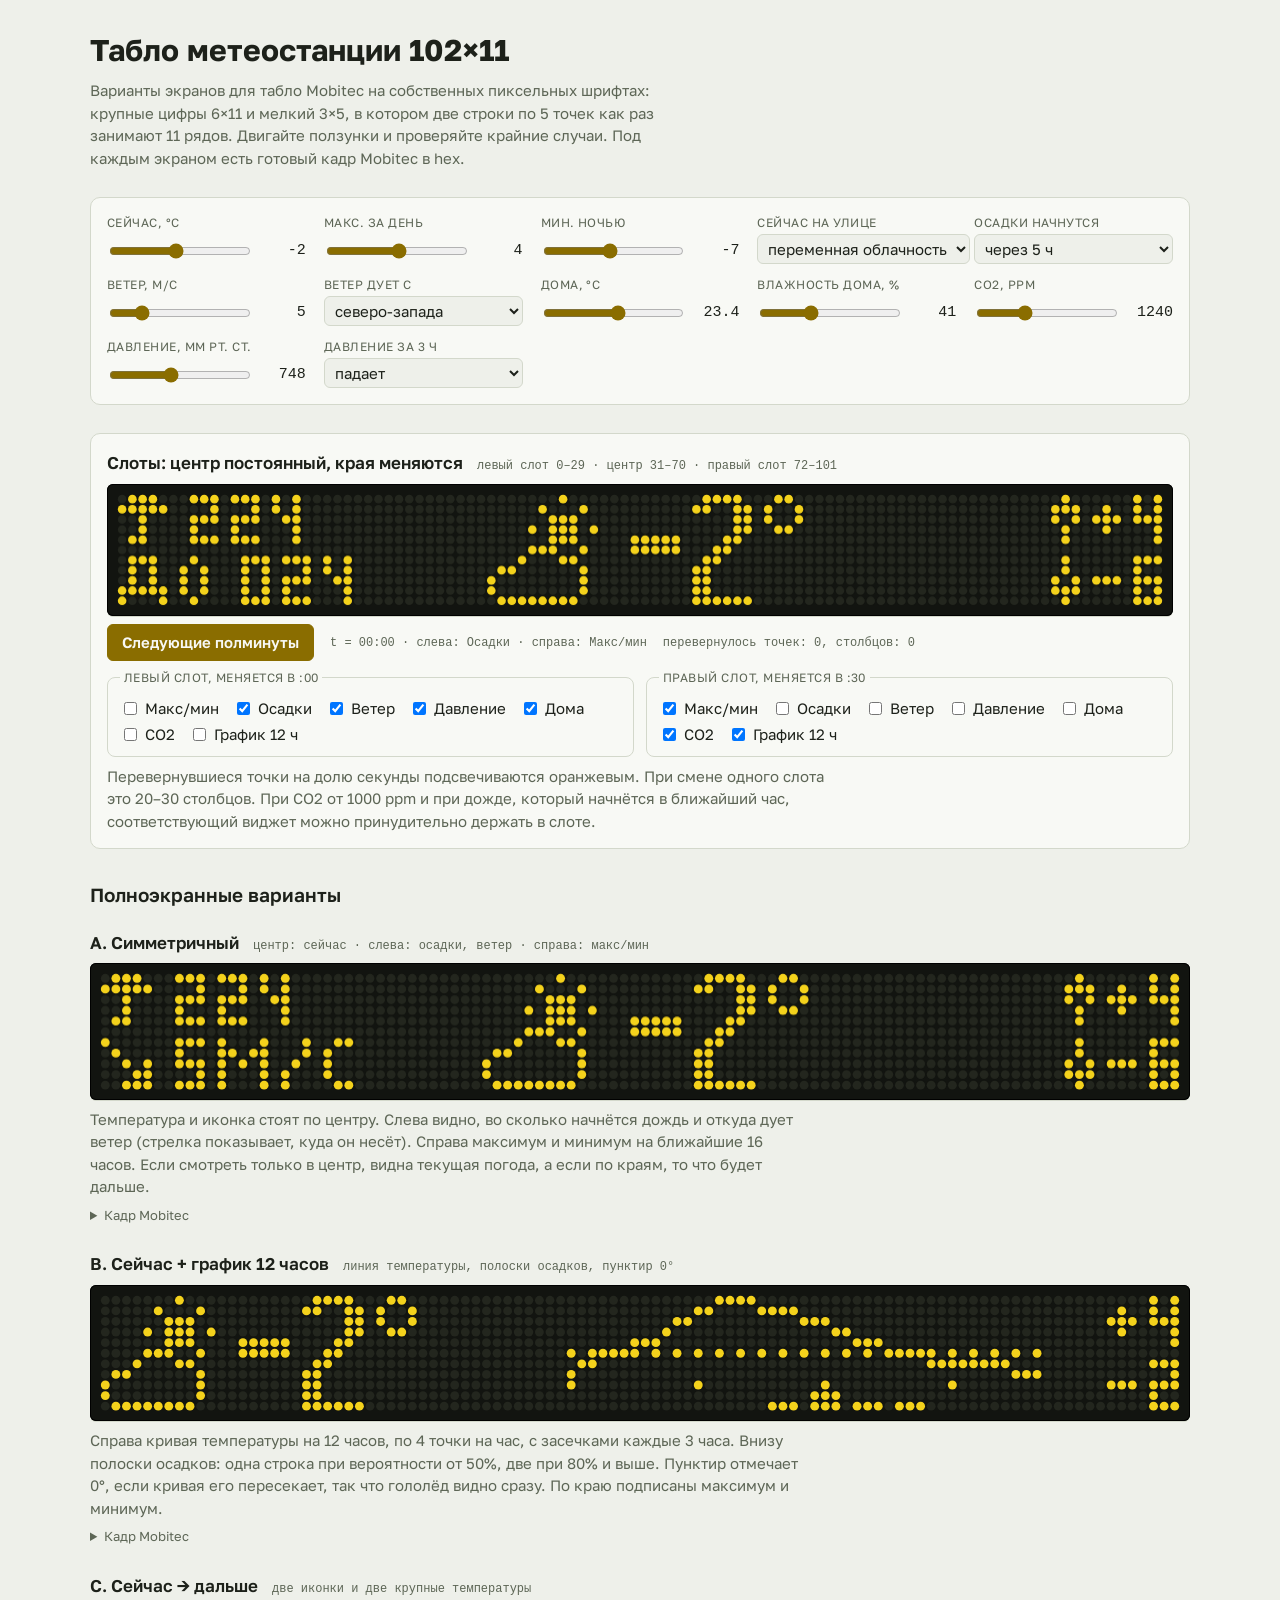
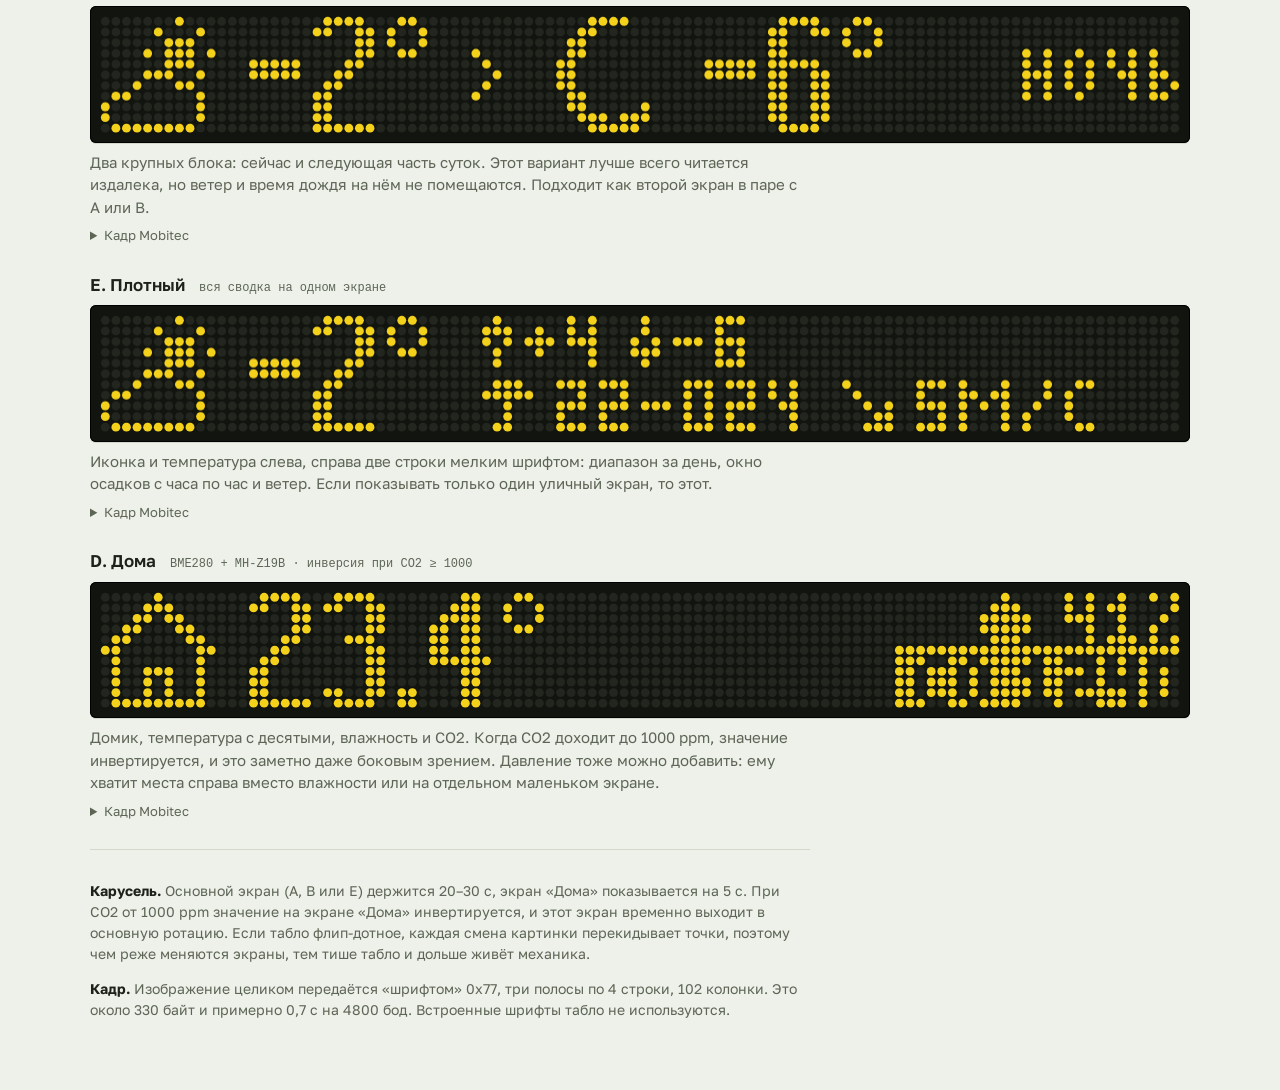
<file: tools/sign-simulator/index.html>
<!doctype html>
<html lang="ru">
<head>
<meta charset="utf-8">
<meta name="viewport" content="width=device-width, initial-scale=1">
<title>Табло метеостанции 102×11</title>
<link rel="preconnect" href="https://fonts.googleapis.com">
<link rel="stylesheet" href="https://fonts.googleapis.com/css2?family=Golos+Text:wght@400;600;700&family=PT+Mono&display=swap">
<style>
/* Layout: одна колонка — пульт с ползунками сверху, ниже стопка «табло» с подписями */
:root{
  --bg:#eef0ea; --surface:#f8f9f5; --fg:#1d211a; --muted:#5d6656; --line:#d3d8cb;
  --accent:#8a6d00; --panel:#121410; --dot-on:#f4d21c; --dot-off:#23261e;
  --font-ui:"Golos Text", "Segoe UI", system-ui, sans-serif;
  --font-mono:"PT Mono", ui-monospace, Menlo, monospace;
}
@media (prefers-color-scheme: dark){ :root:not([data-theme="light"]){
  --bg:#15170f; --surface:#1d2017; --fg:#e9ecdf; --muted:#9aa38c; --line:#30352a; --accent:#e8c739; color-scheme:dark } }
:root[data-theme="dark"]{ --bg:#15170f; --surface:#1d2017; --fg:#e9ecdf; --muted:#9aa38c; --line:#30352a; --accent:#e8c739; color-scheme:dark }

body{ margin:0; background:var(--bg); color:var(--fg); font-family:var(--font-ui); font-size:15px; line-height:1.5 }
.wrap{ max-width:1100px; margin:0 auto; padding-inline:20px; padding-block:28px 56px; display:grid; gap:28px }
h1{ font-size:clamp(22px,3vw,30px); margin:0; text-wrap:balance; font-weight:700 }
.lede{ color:var(--muted); max-width:68ch; margin:6px 0 0 }
.controls{ background:var(--surface); border:1px solid var(--line); border-radius:10px; padding:16px;
  display:grid; grid-template-columns:repeat(auto-fill,minmax(190px,1fr)); gap:12px 18px }
.ctl{ display:grid; gap:2px; min-width:0 }
.ctl label{ font-size:12px; letter-spacing:.04em; text-transform:uppercase; color:var(--muted) }
.ctl .row{ display:flex; gap:8px; align-items:center }
.ctl output{ font-family:var(--font-mono); min-width:5ch; text-align:right; font-variant-numeric:tabular-nums }
input[type=range]{ width:100%; accent-color:var(--accent) }
select{ font:inherit; padding:4px 6px; border-radius:6px; border:1px solid var(--line); background:var(--bg); color:var(--fg) }
:focus-visible{ outline:2px solid var(--accent); outline-offset:2px }

.screens{ display:grid; gap:26px }
.screen{ display:grid; gap:8px; min-width:0 }
.screen header{ display:flex; flex-wrap:wrap; gap:4px 14px; align-items:baseline }
.screen h2{ font-size:17px; margin:0; font-weight:600 }
.tag{ font-family:var(--font-mono); font-size:12px; color:var(--muted) }
.sign{ background:var(--panel); border-radius:6px; padding:10px; box-shadow:inset 0 0 0 1px #000, 0 1px 0 var(--line) }
.sign canvas{ display:block; width:100%; height:auto }
.screen p{ margin:0; color:var(--muted); max-width:80ch }
details{ font-size:13px } summary{ cursor:pointer; color:var(--muted) }
pre{ font-family:var(--font-mono); font-size:12px; white-space:pre-wrap; word-break:break-all; background:var(--surface);
  border:1px solid var(--line); padding:10px; border-radius:6px; margin:6px 0 0 }
.notes{ border-top:1px solid var(--line); padding-top:16px; color:var(--muted); font-size:14px; max-width:80ch }
.sub{ font-size:19px; margin:4px 0 -8px; font-weight:600 }
.slots{ background:var(--surface); border:1px solid var(--line); border-radius:10px; padding:16px }
.slotbar{ display:flex; flex-wrap:wrap; gap:8px 16px; align-items:center }
button{ font:inherit; font-weight:600; padding:6px 14px; border-radius:6px; border:1px solid var(--accent); background:var(--accent); color:var(--surface); cursor:pointer }
button:active{ transform:translateY(1px) }
.pick{ display:grid; grid-template-columns:repeat(auto-fit,minmax(240px,1fr)); gap:12px }
fieldset{ border:1px solid var(--line); border-radius:8px; margin:0; padding:8px 12px; min-width:0 }
legend{ font-size:12px; letter-spacing:.04em; text-transform:uppercase; color:var(--muted); padding:0 4px }
fieldset label{ display:inline-flex; gap:5px; align-items:center; margin:2px 14px 2px 0; white-space:nowrap }
.notes b{ color:var(--fg) }
@media (prefers-reduced-motion: reduce){ *{ transition:none!important } }
</style>

</head>
<body>
<div class="wrap">
  <div>
    <h1>Табло метеостанции 102×11</h1>
    <p class="lede">Варианты экранов для табло Mobitec на собственных пиксельных шрифтах: крупные цифры 6×11 и мелкий 3×5, в котором две строки по 5 точек как раз занимают 11 рядов. Двигайте ползунки и проверяйте крайние случаи. Под каждым экраном есть готовый кадр Mobitec в hex.</p>
  </div>

  <section class="controls" aria-label="Пример данных">
    <div class="ctl"><label for="tnow">Сейчас, °C</label><div class="row"><input id="tnow" type="range" min="-35" max="35" value="-2"><output for="tnow"></output></div></div>
    <div class="ctl"><label for="tmax">Макс. за день</label><div class="row"><input id="tmax" type="range" min="-35" max="40" value="4"><output for="tmax"></output></div></div>
    <div class="ctl"><label for="tmin">Мин. ночью</label><div class="row"><input id="tmin" type="range" min="-40" max="30" value="-7"><output for="tmin"></output></div></div>
    <div class="ctl"><label for="cond">Сейчас на улице</label>
      <select id="cond">
        <option value="clear">ясно</option><option value="night">ясно, ночь</option>
        <option value="pcloud" selected>переменная облачность</option><option value="pcloud_n">облачно, ночь</option>
        <option value="cloudy">пасмурно</option><option value="rain">дождь</option>
        <option value="snow">снег</option><option value="storm">гроза</option>
      </select></div>
    <div class="ctl"><label for="rain">Осадки начнутся</label>
      <select id="rain"><option value="-1">не ожидаются</option><option value="1">через 1 ч</option><option value="3">через 3 ч</option><option value="5" selected>через 5 ч</option><option value="9">через 9 ч</option></select></div>
    <div class="ctl"><label for="wind">Ветер, м/с</label><div class="row"><input id="wind" type="range" min="0" max="25" value="5"><output for="wind"></output></div></div>
    <div class="ctl"><label for="wdir">Ветер дует с</label>
      <select id="wdir"><option value="n">севера</option><option value="ne">северо-востока</option><option value="e">востока</option><option value="se">юго-востока</option><option value="s">юга</option><option value="sw">юго-запада</option><option value="w">запада</option><option value="nw" selected>северо-запада</option></select></div>
    <div class="ctl"><label for="tin">Дома, °C</label><div class="row"><input id="tin" type="range" min="10" max="35" step="0.1" value="23.4"><output for="tin"></output></div></div>
    <div class="ctl"><label for="rh">Влажность дома, %</label><div class="row"><input id="rh" type="range" min="10" max="99" value="41"><output for="rh"></output></div></div>
    <div class="ctl"><label for="co2">CO2, ppm</label><div class="row"><input id="co2" type="range" min="400" max="3000" step="10" value="1240"><output for="co2"></output></div></div>
    <div class="ctl"><label for="pr">Давление, мм рт. ст.</label><div class="row"><input id="pr" type="range" min="720" max="785" value="748"><output for="pr"></output></div></div>
    <div class="ctl"><label for="ptr">Давление за 3 ч</label>
      <select id="ptr"><option value="1">растёт</option><option value="0">стоит</option><option value="-1" selected>падает</option></select></div>
  </section>

  <section class="screen slots" aria-label="Режим слотов">
    <header><h2>Слоты: центр постоянный, края меняются</h2><span class="tag">левый слот 0–29 · центр 31–70 · правый слот 72–101</span></header>
    <div class="sign"><canvas id="slotcv" aria-label="Экран со сменными слотами"></canvas></div>
    <div class="slotbar">
      <button id="tick" type="button">Следующие полминуты</button>
      <span id="clock" class="tag"></span>
      <span id="flips" class="tag"></span>
    </div>
    <div class="pick">
      <fieldset><legend>Левый слот, меняется в :00</legend><div id="pickL"></div></fieldset>
      <fieldset><legend>Правый слот, меняется в :30</legend><div id="pickR"></div></fieldset>
    </div>
    <p>Перевернувшиеся точки на долю секунды подсвечиваются оранжевым. При смене одного слота это 20–30 столбцов. При CO2 от 1000 ppm и при дожде, который начнётся в ближайший час, соответствующий виджет можно принудительно держать в слоте.</p>
  </section>

  <h2 class="sub">Полноэкранные варианты</h2>
  <section class="screens" id="screens"></section>

  <div class="notes">
    <p><b>Карусель.</b> Основной экран (A, B или E) держится 20–30 с, экран «Дома» показывается на 5 с. При CO2 от 1000 ppm значение на экране «Дома» инвертируется, и этот экран временно выходит в основную ротацию. Если табло флип-дотное, каждая смена картинки перекидывает точки, поэтому чем реже меняются экраны, тем тише табло и дольше живёт механика.</p>
    <p><b>Кадр.</b> Изображение целиком передаётся «шрифтом» 0x77, три полосы по 4 строки, 102 колонки. Это около 330 байт и примерно 0,7 с на 4800 бод. Встроенные шрифты табло не используются.</p>
  </div>
</div>

<script src="core.js"></script>
<script>


const $ = id => document.getElementById(id);
const ids = ['tnow','tmax','tmin','cond','rain','wind','wdir','tin','rh','co2','pr','ptr'];

function makeData(){
  const T=+$('tnow').value, tmax=Math.max(+$('tmax').value,T), tmin=Math.min(+$('tmin').value,T);
  const rainAt=+$('rain').value; const hour0=new Date().getHours();
  const hourly=[];
  for(let i=0;i<24;i++){
    let t;
    if(i<=4) t=T+(tmax-T)*i/4; else if(i<=16) t=tmax+(tmin-tmax)*(i-4)/12; else t=tmin+(T-tmin)*(i-16)/8;
    const inRain = rainAt>=0 && i>=rainAt && i<rainAt+4;
    hourly.push({h:(hour0+i)%24, t:Math.round(t), pop: inRain ? (i===rainAt+1?85:65) : 10});
  }
  return { now:{t:T, cond:$('cond').value, wind:+$('wind').value, windDir:$('wdir').value}, hourly,
           indoor:{t:+$('tin').value, rh:+$('rh').value, co2:+$('co2').value, p:+$('pr').value, ptrend:+$('ptr').value} };
}

const NEXT = c => (c==='night'||c==='pcloud_n') ? {label:'УТРО', cond:'pcloud'} : {label:'НОЧЬ', cond:'night'};

const SCREENS = [
  { id:'A', name:'Симметричный', tag:'центр: сейчас · слева: осадки, ветер · справа: макс/мин',
    fn:d=>screenA(d),
    text:'Температура и иконка стоят по центру. Слева видно, во сколько начнётся дождь и откуда дует ветер (стрелка показывает, куда он несёт). Справа максимум и минимум на ближайшие 16 часов. Если смотреть только в центр, видна текущая погода, а если по краям, то что будет дальше.' },
  { id:'B', name:'Сейчас + график 12 часов', tag:'линия температуры, полоски осадков, пунктир 0°',
    fn:d=>screenB(d),
    text:'Справа кривая температуры на 12 часов, по 4 точки на час, с засечками каждые 3 часа. Внизу полоски осадков: одна строка при вероятности от 50%, две при 80% и выше. Пунктир отмечает 0°, если кривая его пересекает, так что гололёд видно сразу. По краю подписаны максимум и минимум.' },
  { id:'C', name:'Сейчас → дальше', tag:'две иконки и две крупные температуры',
    fn:d=>{ const n=NEXT(d.now.cond); const st=d.hourly.slice(0,16).map(h=>h.t); return screenC(d,n.label,{t:n.label==='НОЧЬ'?Math.min(...st):Math.max(...st), cond:n.cond}); },
    text:'Два крупных блока: сейчас и следующая часть суток. Этот вариант лучше всего читается издалека, но ветер и время дождя на нём не помещаются. Подходит как второй экран в паре с A или B.' },
  { id:'E', name:'Плотный', tag:'вся сводка на одном экране',
    fn:d=>screenE(d),
    text:'Иконка и температура слева, справа две строки мелким шрифтом: диапазон за день, окно осадков с часа по час и ветер. Если показывать только один уличный экран, то этот.' },
  { id:'D', name:'Дома', tag:'BME280 + MH-Z19B · инверсия при CO2 ≥ 1000',
    fn:d=>screenD(d),
    text:'Домик, температура с десятыми, влажность и CO2. Когда CO2 доходит до 1000 ppm, значение инвертируется, и это заметно даже боковым зрением. Давление тоже можно добавить: ему хватит места справа вместо влажности или на отдельном маленьком экране.' },
];

const host = $('screens');
const cards = SCREENS.map(s=>{
  const el=document.createElement('article'); el.className='screen';
  el.innerHTML = `<header><h2>${s.id}. ${s.name}</h2><span class="tag">${s.tag}</span></header>
    <div class="sign"><canvas aria-label="Экран ${s.id}: ${s.name}"></canvas></div><p>${s.text}</p>
    <details><summary>Кадр Mobitec</summary><pre></pre></details>`;
  host.appendChild(el); return {s, cv:el.querySelector('canvas'), pre:el.querySelector('pre')};
});

function draw(cv, f, hl){
  const dpr = window.devicePixelRatio||1, cssW = cv.parentElement.clientWidth-20;
  const pitch = cssW / W, cssH = pitch*H;
  cv.style.height = cssH+'px';
  cv.width = Math.round(cssW*dpr); cv.height = Math.round(cssH*dpr);
  const g=cv.getContext('2d'); g.setTransform(dpr,0,0,dpr,0,0);
  const cs=getComputedStyle(document.documentElement);
  const on=cs.getPropertyValue('--dot-on').trim(), off=cs.getPropertyValue('--dot-off').trim();
  const r = pitch*0.42; const hot='#ff7a1a';
  for(let y=0;y<H;y++) for(let x=0;x<W;x++){
    g.beginPath(); g.arc((x+.5)*pitch,(y+.5)*pitch,r,0,Math.PI*2);
    g.fillStyle = (hl&&hl[y*W+x]) ? hot : (f[y*W+x]?on:off); g.fill();
  }
}

function render(){
  if(typeof renderSlots==='function' && slotState) renderSlots();
  for(const id of ids){ const o=document.querySelector(`output[for="${id}"]`); if(o) o.textContent=$(id).value; }
  const d=makeData();
  for(const c of cards){
    const f=c.s.fn(d); draw(c.cv,f);
    const m=mobitec(f);
    c.pre.textContent = `${m.length} байт ≈ ${(m.length*10/4800).toFixed(2)} с на 4800 8N1\n` + m.map(b=>b.toString(16).padStart(2,'0')).join(' ');
  }
}

// ---- режим слотов ----
const KEYS = Object.keys(WIDGETS);
const DEF_L = ['rain','wind','press','home'], DEF_R = ['range','graph','co2'];
function mkPick(host, defs, side){
  KEYS.forEach(k=>{ const id=`w${side}_${k}`; const l=document.createElement('label');
    l.innerHTML=`<input type="checkbox" id="${id}" ${defs.includes(k)?'checked':''}> ${WIDGETS[k].name}`;
    host.appendChild(l); l.querySelector('input').addEventListener('change',()=>{ slotState.reset=true; renderSlots(); }); });
}
mkPick($('pickL'),DEF_L,'L'); mkPick($('pickR'),DEF_R,'R');
const picked = side => KEYS.filter(k=>$(`w${side}_${k}`).checked);
const slotState = { half:0, li:0, ri:0, prev:null, hl:null, reset:true };
let hlTimer=null;
function renderSlots(){
  const d=makeData(); const L=picked('L'), R=picked('R');
  const lk=L.length?L[slotState.li%L.length]:null, rk=R.length?R[slotState.ri%R.length]:null;
  const f=screenSlots(d,lk,rk);
  const cv=$('slotcv');
  if(slotState.prev && !slotState.reset){
    const mask=new Uint8Array(f.length); for(let i=0;i<f.length;i++) mask[i]=slotState.prev[i]!==f[i]?1:0;
    const df=diff(slotState.prev,f);
    $('flips').textContent=`перевернулось точек: ${df.dots}, столбцов: ${df.cols}`;
    draw(cv,f,mask); clearTimeout(hlTimer); hlTimer=setTimeout(()=>draw(cv,f),650);
  } else { draw(cv,f); $('flips').textContent='нажмите кнопку, чтобы сменить слот'; }
  const mm=Math.floor(slotState.half/2), ss=slotState.half%2?'30':'00';
  $('clock').textContent=`t = ${String(mm).padStart(2,'0')}:${ss} · слева: ${lk?WIDGETS[lk].name:'—'} · справа: ${rk?WIDGETS[rk].name:'—'}`;
  slotState.prev=f; slotState.reset=false; slotState.f=f;
}
$('tick').addEventListener('click',()=>{
  slotState.half++;
  if(slotState.half%2===0) slotState.li++; else slotState.ri++;
  renderSlots();
});

ids.forEach(id=>$(id).addEventListener('input',()=>{ slotState.reset=true; render(); }));
window.addEventListener('resize',render);
render();
</script>

</body>
</html>
</file>
